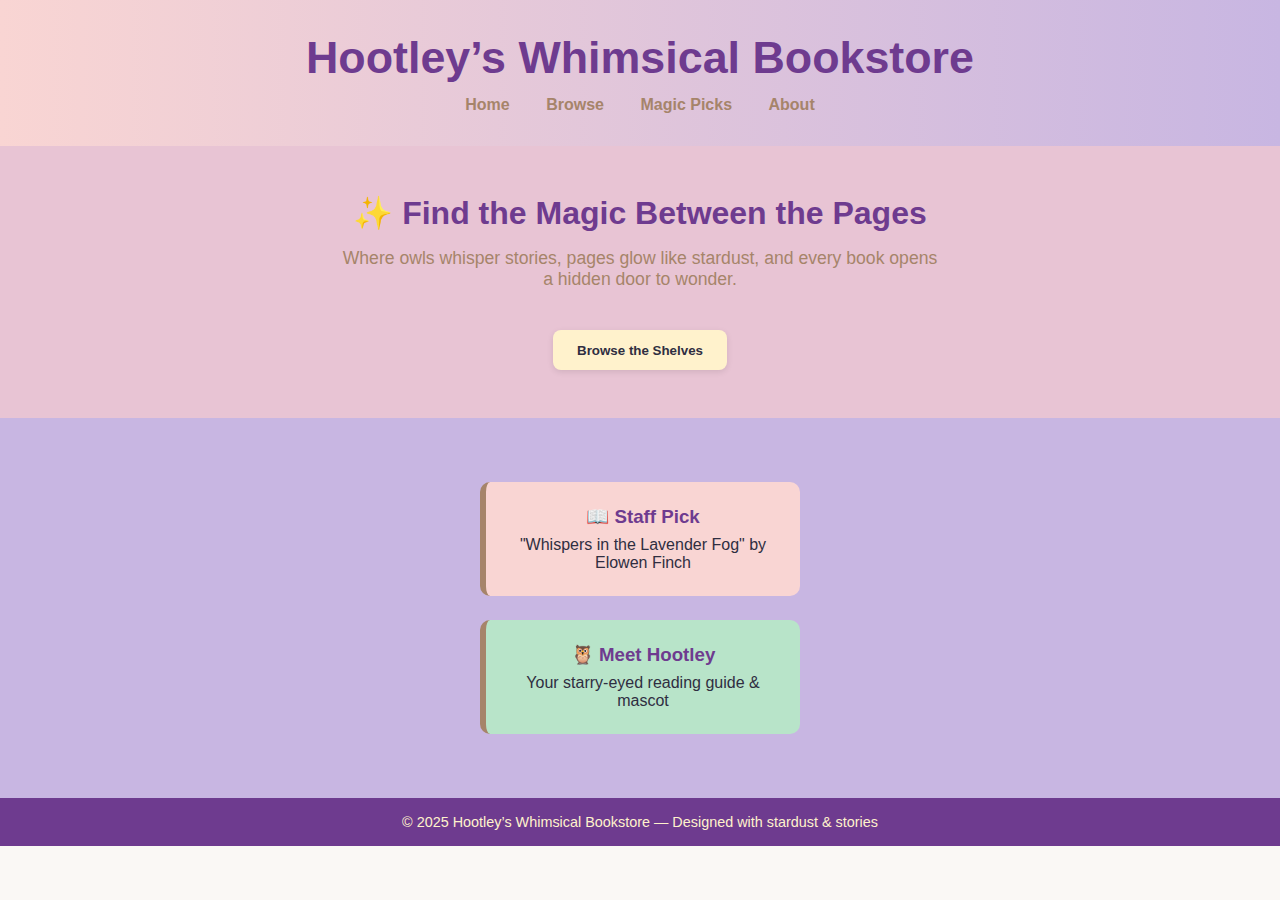
<file: anotherdemo.html>
<!DOCTYPE html>
<html lang="en">
<head>
  <meta charset="UTF-8">
  <title>Hootley’s Whimsical Bookstore</title>
  <style>
    :root {
      --bg-light: #FAF8F5; /* Moon Mist */
      --blush-pink: #F9D5D3; /* Blush Petal */
      --buttercream: #FFF2CC; /* Buttercream Glow */
      --muted-brown: #A6846A; /* Book Nook Brown */
      --dusty-lilac: #C8B6E2;
      --mauve-rose: #E8C4D4;
      --mint-whisper: #B8E4C9;
      --deep-plum: #6E3B8F;
      --text-strong: #2F2E41;
    }

    * {
      box-sizing: border-box;
      margin: 0;
      padding: 0;
    }

    body {
      font-family: 'Segoe UI', sans-serif;
      background-color: var(--bg-light);
      color: var(--text-strong);
    }

    header {
      background: linear-gradient(to right, var(--blush-pink), var(--dusty-lilac));
      padding: 2rem;
      text-align: center;
    }

    header h1 {
      font-size: 2.8rem;
      color: var(--deep-plum);
    }

    nav {
      margin-top: 0.8rem;
    }

    nav a {
      margin: 0 1rem;
      text-decoration: none;
      color: var(--muted-brown);
      font-weight: 600;
    }

    .hero {
      background-color: var(--mauve-rose);
      padding: 3rem 2rem;
      text-align: center;
    }

    .hero h2 {
      font-size: 2rem;
      color: var(--deep-plum);
    }

    .hero p {
      max-width: 600px;
      margin: 1rem auto;
      font-size: 1.1rem;
      color: var(--muted-brown);
    }

    .btn {
      padding: 0.8rem 1.5rem;
      margin-top: 1.5rem;
      border: none;
      border-radius: 8px;
      background: var(--buttercream);
      color: var(--text-strong);
      font-weight: bold;
      cursor: pointer;
      box-shadow: 0 2px 6px rgba(0,0,0,0.1);
    }

    .section {
      padding: 2.5rem 1rem;
      background-color: var(--dusty-lilac);
      text-align: center;
    }

    .card {
      background-color: var(--blush-pink);
      border-left: 6px solid var(--muted-brown);
      margin: 1.5rem auto;
      width: 320px;
      padding: 1.5rem;
      border-radius: 10px;
      color: var(--text-strong);
    }

    .card h3 {
      margin-bottom: 0.5rem;
      color: var(--deep-plum);
    }

    .mint-card {
      background-color: var(--mint-whisper);
    }

    footer {
      background-color: var(--deep-plum);
      color: var(--buttercream);
      text-align: center;
      padding: 1rem;
      font-size: 0.9rem;
    }
  </style>
</head>
<body>
  <header>
    <h1>Hootley’s Whimsical Bookstore</h1>
    <nav>
      <a href="#">Home</a>
      <a href="#">Browse</a>
      <a href="#">Magic Picks</a>
      <a href="#">About</a>
    </nav>
  </header>

  <section class="hero">
    <h2>✨ Find the Magic Between the Pages</h2>
    <p>Where owls whisper stories, pages glow like stardust, and every book opens a hidden door to wonder.</p>
    <button class="btn">Browse the Shelves</button>
  </section>

  <section class="section">
    <div class="card">
      <h3>📖 Staff Pick</h3>
      <p>"Whispers in the Lavender Fog" by Elowen Finch</p>
    </div>
    <div class="card mint-card">
      <h3>🦉 Meet Hootley</h3>
      <p>Your starry-eyed reading guide & mascot</p>
    </div>
  </section>

  <footer>
    <p>© 2025 Hootley’s Whimsical Bookstore — Designed with stardust & stories</p>
  </footer>
</body>
</html>
</file>
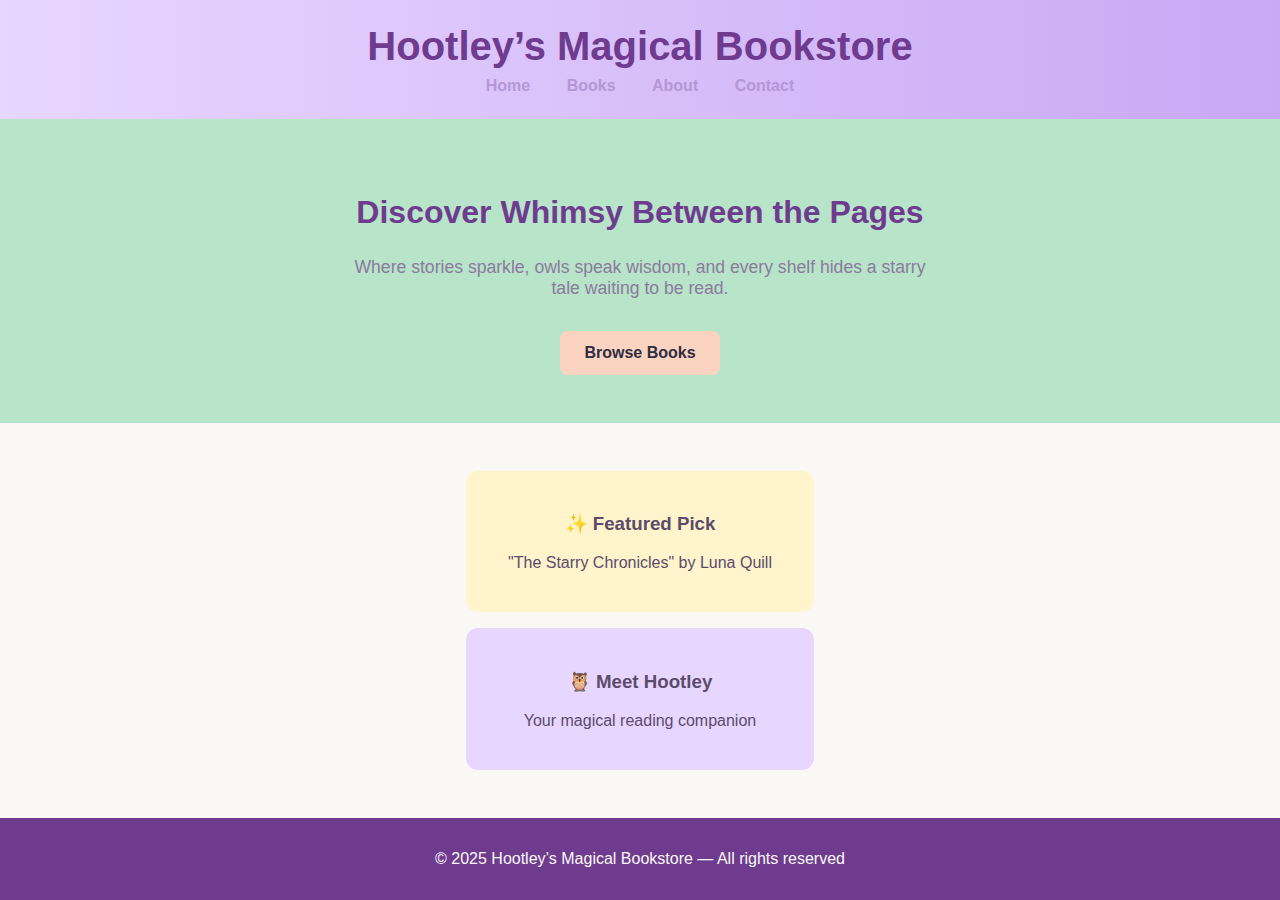
<file: demos.html>
<!DOCTYPE html>
<html lang="en">
<head>
  <meta charset="UTF-8">
  <title>Magical Owl Bookstore</title>
  <style>
    :root {
      --bg-light: #FAF8F5;
      --primary-accent: #E7D6FF;
      --secondary-accent: #C9A8F4;
      --deep-accent: #6E3B8F;
      --peach: #FAD4C0;
      --mint: #B8E4C9;
      --star-yellow: #FFF4CC;
      --text-dark: #2F2E41;
      --text-secondary: #5C4B6B;
      --text-muted: #8C7A9E;
      --text-accent: #B497D6;
    }

    body {
      background-color: var(--bg-light);
      font-family: 'Segoe UI', sans-serif;
      color: var(--text-dark);
      margin: 0;
      padding: 0;
    }

    header {
      background: linear-gradient(to right, var(--primary-accent), var(--secondary-accent));
      padding: 1.5rem 2rem;
      text-align: center;
    }

    header h1 {
      margin: 0;
      color: var(--deep-accent);
      font-size: 2.5rem;
    }

    nav {
      margin-top: 0.5rem;
    }

    nav a {
      margin: 0 1rem;
      color: var(--text-accent);
      text-decoration: none;
      font-weight: bold;
    }

    .hero {
      padding: 3rem 2rem;
      text-align: center;
      background-color: var(--mint);
    }

    .hero h2 {
      color: var(--deep-accent);
      font-size: 2rem;
    }

    .hero p {
      color: var(--text-muted);
      font-size: 1.1rem;
      max-width: 600px;
      margin: 1rem auto;
    }

    .btn {
      padding: 0.8rem 1.5rem;
      background: var(--peach);
      border: none;
      border-radius: 8px;
      font-size: 1rem;
      font-weight: bold;
      color: var(--text-dark);
      cursor: pointer;
      margin-top: 1rem;
    }

    .section {
      padding: 2rem;
      text-align: center;
    }

    .card {
      background-color: var(--star-yellow);
      padding: 1.5rem;
      border-radius: 12px;
      margin: 1rem auto;
      width: 300px;
      color: var(--text-secondary);
    }

    footer {
      background-color: var(--deep-accent);
      color: var(--bg-light);
      text-align: center;
      padding: 1rem;
    }
  </style>
</head>
<body>
  <header>
    <h1>Hootley’s Magical Bookstore</h1>
    <nav>
      <a href="#">Home</a>
      <a href="#">Books</a>
      <a href="#">About</a>
      <a href="#">Contact</a>
    </nav>
  </header>

  <section class="hero">
    <h2>Discover Whimsy Between the Pages</h2>
    <p>Where stories sparkle, owls speak wisdom, and every shelf hides a starry tale waiting to be read.</p>
    <button class="btn">Browse Books</button>
  </section>

  <section class="section">
    <div class="card">
      <h3>✨ Featured Pick</h3>
      <p>"The Starry Chronicles" by Luna Quill</p>
    </div>
    <div class="card" style="background-color: var(--primary-accent);">
      <h3>🦉 Meet Hootley</h3>
      <p>Your magical reading companion</p>
    </div>
  </section>

  <footer>
    <p>© 2025 Hootley’s Magical Bookstore — All rights reserved</p>
  </footer>
</body>
</html>
</file>
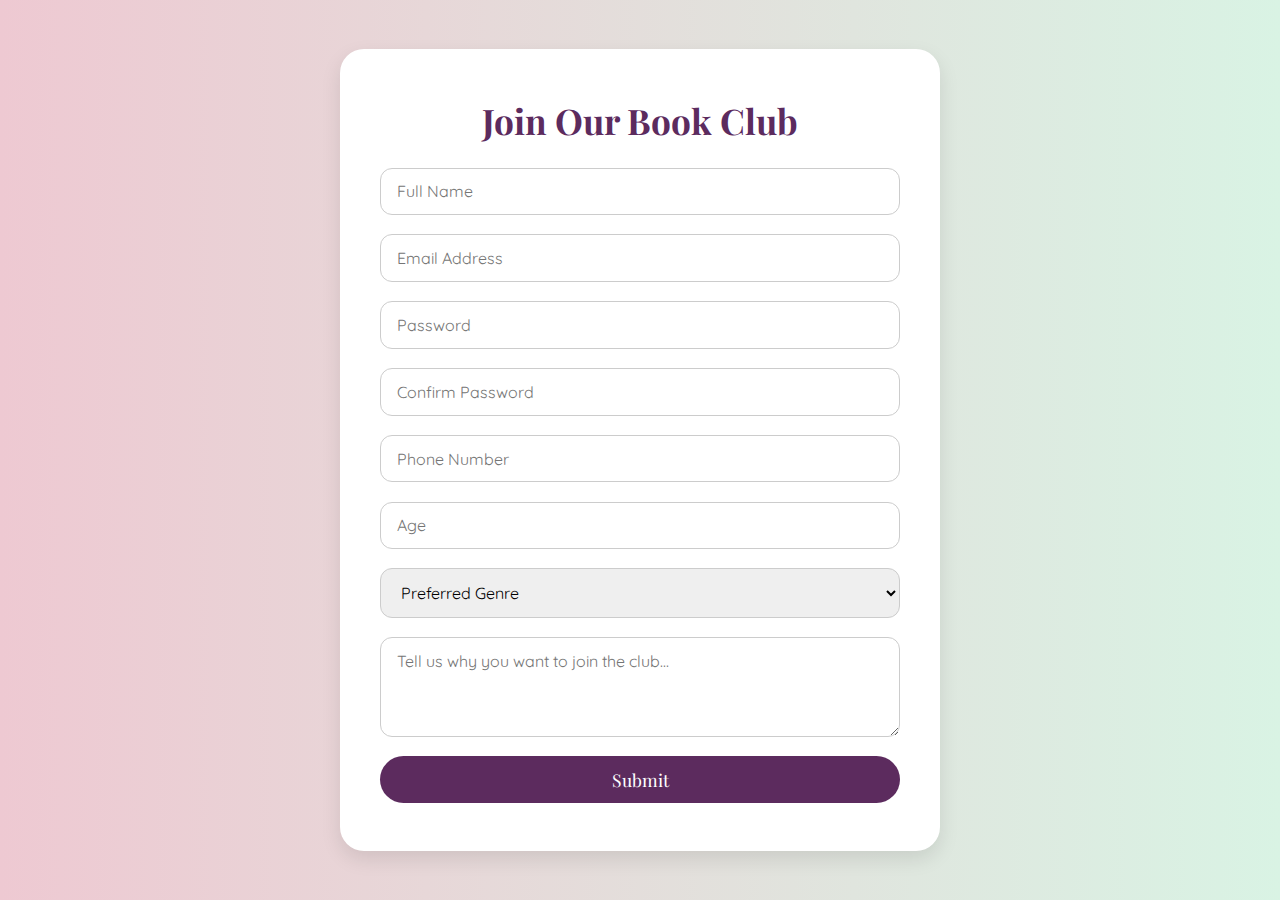
<file: login.html>
<!DOCTYPE html>
<html lang="en">
<head>
  <meta charset="UTF-8" />
  <meta name="viewport" content="width=device-width, initial-scale=1.0"/>
  <title>Join the Book Club</title>
  <link href="https://fonts.googleapis.com/css2?family=Playfair+Display:wght@500;700&family=Quicksand:wght@400;600&display=swap" rel="stylesheet">
  <!-- CSS for Signup -->
  <style>
    html {
  scroll-behavior: smooth;
}
/* variables */
    :root {
      --mauve-rose: #eec9d2;
      --mint-whisper: #d9f3e4;
      --deep-plum: #5c2b5e;
      --text-strong: #3a3a3a;
    }

    * {
      box-sizing: border-box;
      margin: 0;
      padding: 0;
    }

    body {
      margin: 0;
      padding: 0;
      font-family: 'Quicksand', sans-serif;
      background: linear-gradient(to right, var(--mauve-rose), var(--mint-whisper));
      display: flex;
      justify-content: center;
      align-items: center;
      min-height: 100vh;
    }
/* Form */

    .signup-form {
      background: white;
      padding: 3rem 2.5rem;
      border-radius: 24px;
      box-shadow: 0 8px 20px rgba(0, 0, 0, 0.1);
      max-width: 600px;
      width: 90%;
    }

    .signup-form h2 {
      text-align: center;
      font-family: 'Playfair Display', serif;
      font-size: 2.2rem;
      margin-bottom: 1.5rem;
      color: var(--deep-plum);
    }

    form {
      display: flex;
      flex-direction: column;
      gap: 1.2rem;
    }

    input, select, textarea {
      padding: 0.8rem 1rem;
      border-radius: 12px;
      border: 1.5px solid #ccc;
      font-size: 1rem;
      font-family: 'Quicksand', sans-serif;
      width: 100%;
    }

    textarea {
      resize: vertical;
      min-height: 100px;
    }

    button {
      padding: 0.75rem;
      background-color: var(--deep-plum);
      color: white;
      font-family: 'Playfair Display', serif;
      font-size: 1.1rem;
      border: none;
      border-radius: 30px;
      cursor: pointer;
      transition: background 0.3s ease;
    }

    button:hover {
      background-color: #4a224e;
    }

    @media (max-width: 500px) {
      .signup-form {
        padding: 2rem;
      }

      .signup-form h2 {
        font-size: 1.7rem;
      }
    }
  </style>
</head>
<body>
  <div class="signup-form">
    <h2>Join Our Book Club</h2>
    <form onsubmit="event.preventDefault(); window.location.href='index.html';">
      <input type="text" name="fullname" placeholder="Full Name" required />
      <input type="email" name="email" placeholder="Email Address" required />
      <input type="password" name="password" placeholder="Password" required />
      <input type="password" name="confirm_password" placeholder="Confirm Password" required />
      <input type="tel" name="phone" placeholder="Phone Number" pattern="[0-9+ ]+" required />
      <input type="number" name="age" placeholder="Age" min="10" required />
      
      <select name="genre" required>
        <option value="">Preferred Genre</option>
        <option value="fantasy">Fantasy</option>
        <option value="romance">Romance</option>
        <option value="mystery">Mystery</option>
        <option value="nonfiction">Non-Fiction</option>
        <option value="historical">Historical</option>
        <option value="selfhelp">Self-help</option>
        <option value="other">Other</option>
      </select>

      <textarea name="reason" placeholder="Tell us why you want to join the club..." required></textarea>

      <button type="submit">Submit</button>
    </form>
  </div>
</body>
</html>
</file>
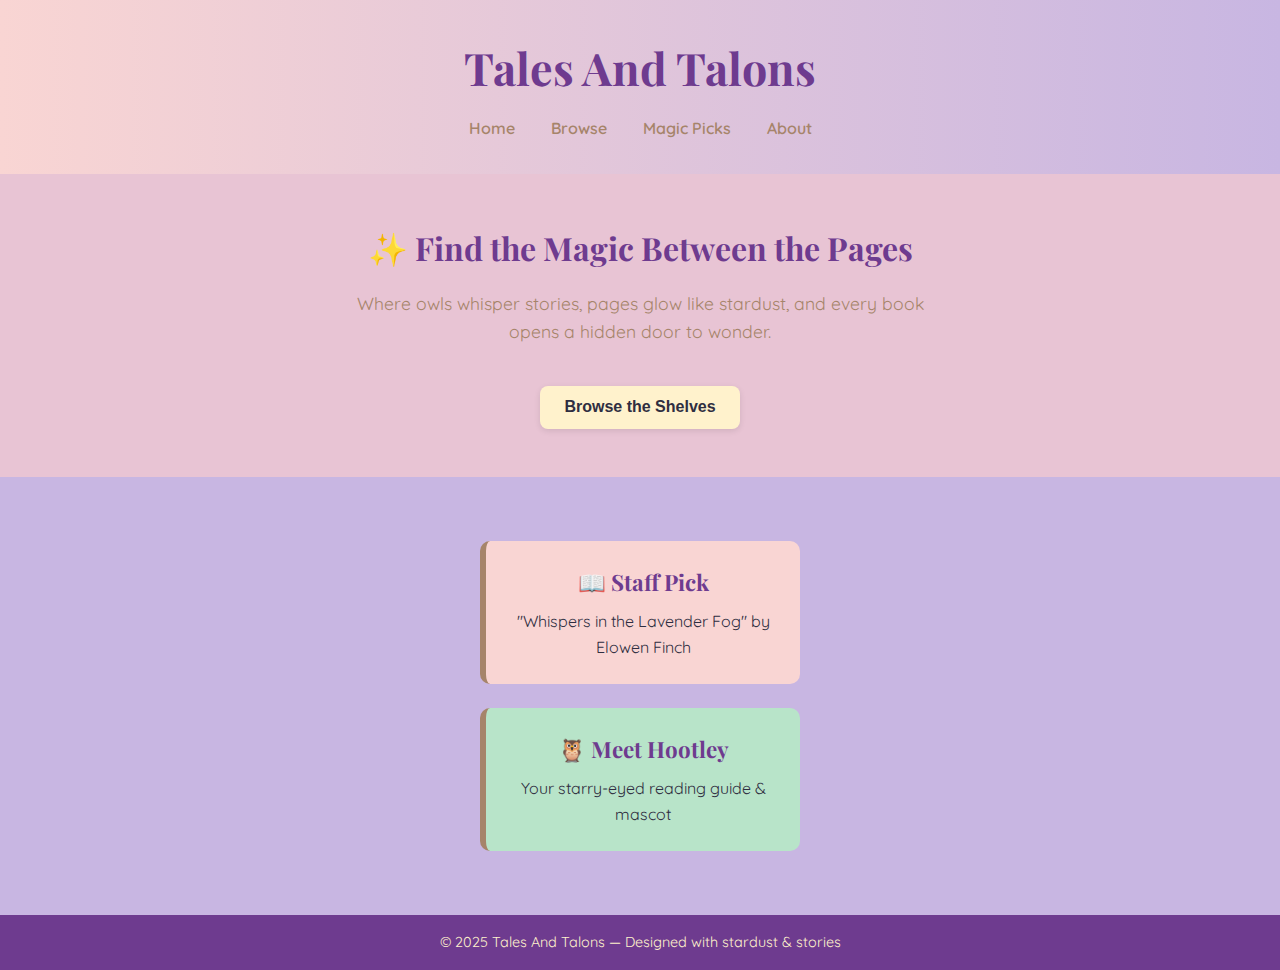
<file: mockup.html>
<!DOCTYPE html>
<html lang="en">
<head>
  <meta charset="UTF-8">
  <title>Tales And Talons</title>
  
  <!-- 🌸 Google Fonts Import -->
  <link href="https://fonts.googleapis.com/css2?family=Playfair+Display:wght@500;700&family=Quicksand:wght@400;500;600&display=swap" rel="stylesheet">

  <style>
    :root {
      --bg-light: #FAF8F5;
      --blush-pink: #F9D5D3;
      --buttercream: #FFF2CC;
      --muted-brown: #A6846A;
      --dusty-lilac: #C8B6E2;
      --mauve-rose: #E8C4D4;
      --mint-whisper: #B8E4C9;
      --deep-plum: #6E3B8F;
      --text-strong: #2F2E41;
    }

    * {
      box-sizing: border-box;
      margin: 0;
      padding: 0;
    }

    body {
      font-family: 'Quicksand', sans-serif;
      background-color: var(--bg-light);
      color: var(--text-strong);
      line-height: 1.6;
    }

    h1, h2, h3 {
      font-family: 'Playfair Display', serif;
    }

    header {
      background: linear-gradient(to right, var(--blush-pink), var(--dusty-lilac));
      padding: 2rem;
      text-align: center;
    }

    header h1 {
      font-size: 2.8rem;
      color: var(--deep-plum);
    }

    nav {
      margin-top: 0.8rem;
    }

    nav a {
      margin: 0 1rem;
      text-decoration: none;
      color: var(--muted-brown);
      font-weight: 600;
      font-size: 1rem;
    }

    .hero {
      background-color: var(--mauve-rose);
      padding: 3rem 2rem;
      text-align: center;
    }

    .hero h2 {
      font-size: 2rem;
      color: var(--deep-plum);
    }

    .hero p {
      max-width: 600px;
      margin: 1rem auto;
      font-size: 1.1rem;
      color: var(--muted-brown);
    }

    .btn {
      padding: 0.8rem 1.5rem;
      margin-top: 1.5rem;
      border: none;
      border-radius: 8px;
      background: var(--buttercream);
      color: var(--text-strong);
      font-weight: bold;
      font-size: 1rem;
      cursor: pointer;
      box-shadow: 0 2px 6px rgba(0,0,0,0.1);
    }

    .section {
      padding: 2.5rem 1rem;
      background-color: var(--dusty-lilac);
      text-align: center;
    }

    .card {
      background-color: var(--blush-pink);
      border-left: 6px solid var(--muted-brown);
      margin: 1.5rem auto;
      width: 320px;
      padding: 1.5rem;
      border-radius: 10px;
      color: var(--text-strong);
    }

    .card h3 {
      margin-bottom: 0.5rem;
      color: var(--deep-plum);
      font-size: 1.4rem;
    }

    .mint-card {
      background-color: var(--mint-whisper);
    }

    footer {
      background-color: var(--deep-plum);
      color: var(--buttercream);
      text-align: center;
      padding: 1rem;
      font-size: 0.9rem;
    }
  </style>
</head>
<body>
  <header>
    <h1>Tales And Talons</h1>
    <nav>
      <a href="#">Home</a>
      <a href="#">Browse</a>
      <a href="#">Magic Picks</a>
      <a href="#">About</a>
    </nav>
  </header>

  <section class="hero">
    <h2>✨ Find the Magic Between the Pages</h2>
    <p>Where owls whisper stories, pages glow like stardust, and every book opens a hidden door to wonder.</p>
    <button class="btn">Browse the Shelves</button>
  </section>

  <section class="section">
    <div class="card">
      <h3>📖 Staff Pick</h3>
      <p>"Whispers in the Lavender Fog" by Elowen Finch</p>
    </div>
    <div class="card mint-card">
      <h3>🦉 Meet Hootley</h3>
      <p>Your starry-eyed reading guide & mascot</p>
    </div>
  </section>

  <footer>
    <p>© 2025 Tales And Talons — Designed with stardust & stories</p>
  </footer>
</body>
</html>
</file>
